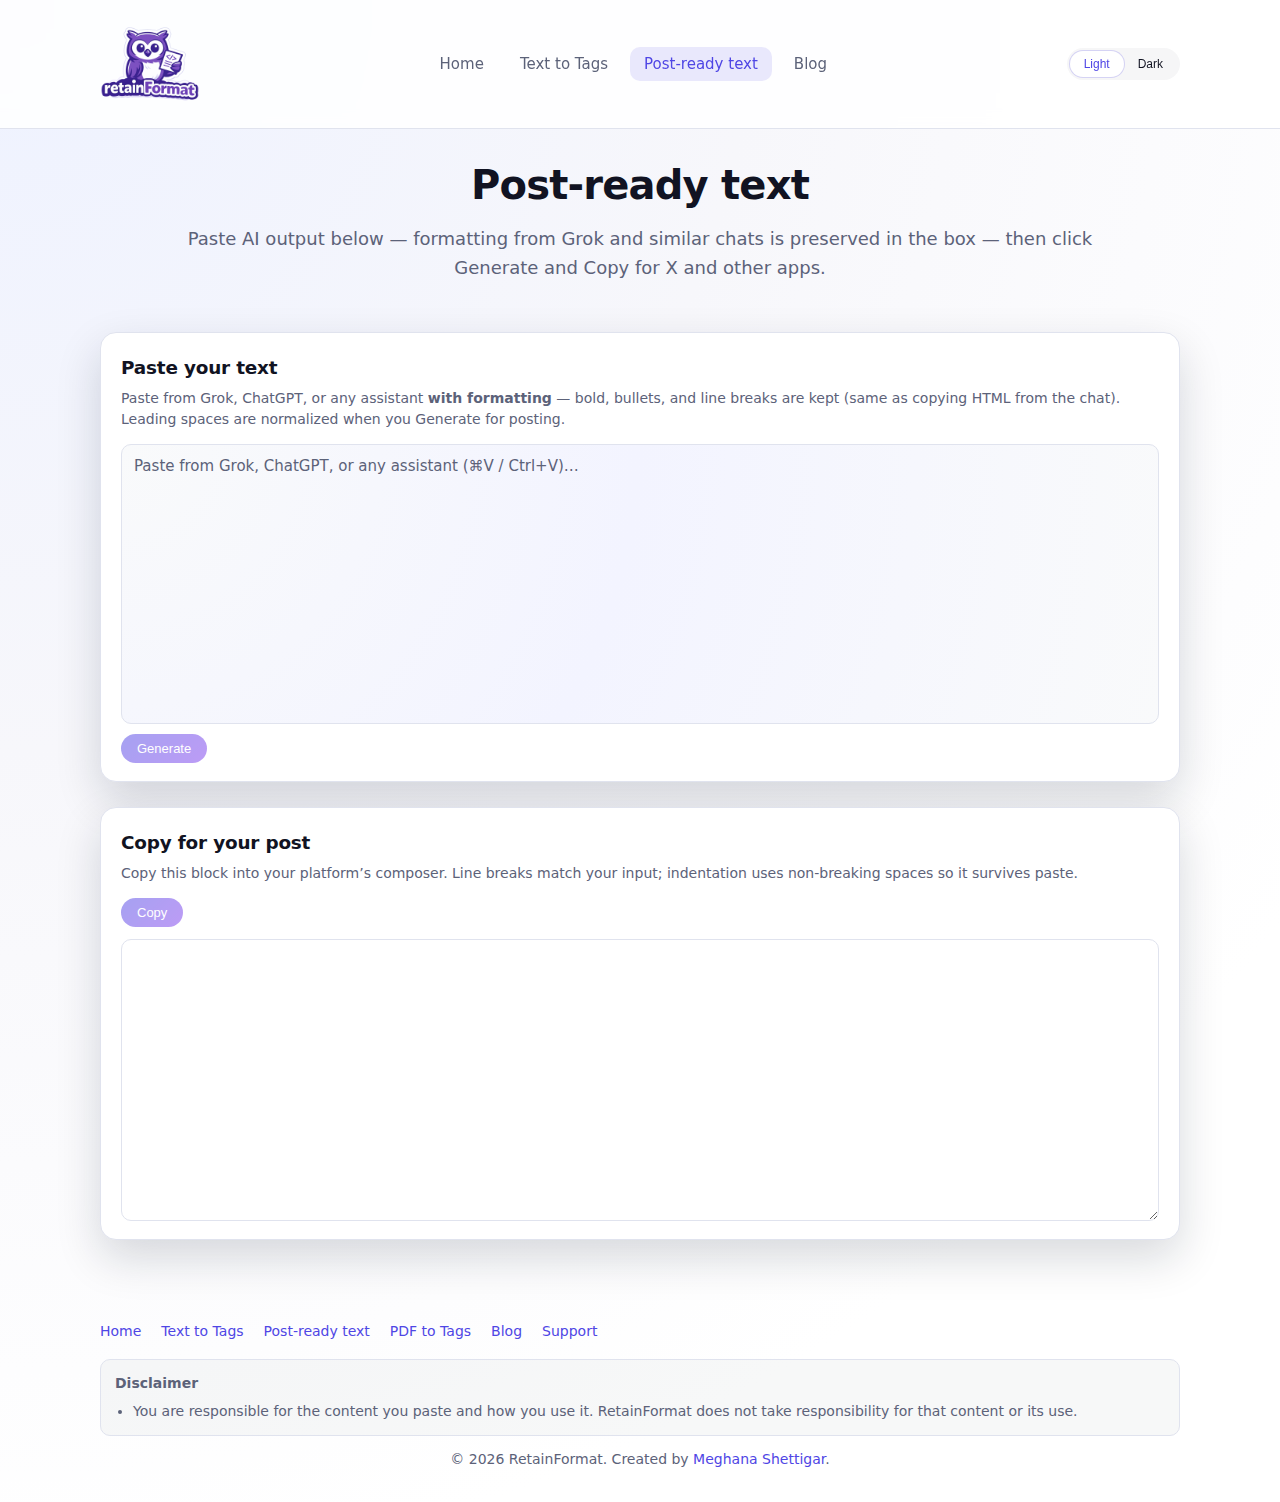
<file: post-ready-text.html>
<!DOCTYPE html>
<html lang="en">
  <head>
    <meta charset="UTF-8" />
    <meta name="viewport" content="width=device-width, initial-scale=1.0" />
    <title>Post-ready text — keep line breaks &amp; indents | RetainFormat</title>
    <meta
      name="description"
      content="Paste AI chat output and copy text that keeps line breaks and indentation for X, Threads, and other apps. Free — no sign-up."
    />
    <link rel="canonical" href="https://www.retainformat.com/post-ready-text.html" />
    <link rel="icon" type="image/png" href="https://www.retainformat.com/assets/logo.png" sizes="48x48" />
    <link rel="stylesheet" href="styles.css" />
    <meta property="og:type" content="website" />
    <meta property="og:title" content="Post-ready text | RetainFormat" />
    <meta
      property="og:description"
      content="Paste from Grok or ChatGPT and keep line breaks and indentation when posting to X and similar platforms."
    />
    <meta property="og:url" content="https://www.retainformat.com/post-ready-text.html" />
    <meta property="og:image" content="https://www.retainformat.com/assets/logo.png" />
  </head>
  <body class="theme-light">
    <header class="app-header">
      <nav class="nav-inner" aria-label="Main">
        <a href="/" class="nav-logo-link">
          <img src="assets/logo.png" alt="RetainFormat" class="app-logo" width="100" height="40" decoding="async" />
        </a>
        <ul class="nav-links">
          <li><a href="/" class="nav-link">Home</a></li>
          <li><a href="/text-to-tags.html" class="nav-link">Text to Tags</a></li>
          <li><a href="/post-ready-text.html" class="nav-link nav-link-active" aria-current="page">Post-ready text</a></li>
          <li><a href="/blog/" class="nav-link">Blog</a></li>
        </ul>
        <div class="nav-right">
          <div class="theme-toggle" aria-label="Background theme" role="radiogroup">
            <button
              id="lightThemeBtn"
              class="theme-toggle-btn is-active"
              type="button"
              role="radio"
              aria-checked="true"
              aria-label="Light theme"
            >
              Light
            </button>
            <button
              id="darkThemeBtn"
              class="theme-toggle-btn"
              type="button"
              role="radio"
              aria-checked="false"
              aria-label="Dark theme"
            >
              Dark
            </button>
          </div>
        </div>
      </nav>
    </header>

    <main class="app-main" aria-label="Post-ready text tool">
      <section class="hero">
        <h1 class="hero-title">Post-ready text</h1>
        <p class="hero-subtitle">
          Paste AI output below — formatting from Grok and similar chats is preserved in the box — then click Generate and Copy for X and other apps.
        </p>
      </section>

      <section class="panel" aria-labelledby="post-ready-input-title">
        <div class="panel-header">
          <h2 id="post-ready-input-title">Paste your text</h2>
          <p class="panel-description">
            Paste from Grok, ChatGPT, or any assistant <strong>with formatting</strong> — bold, bullets, and line breaks are kept (same as copying HTML from the chat). Leading spaces are normalized when you Generate for posting.
          </p>
        </div>
        <div
          id="postReadyInput"
          class="editor post-ready-input-editor"
          contenteditable="true"
          role="textbox"
          aria-multiline="true"
          aria-labelledby="post-ready-input-title"
          spellcheck="true"
        ></div>
        <div class="panel-footer">
          <button id="postReadyGenerateBtn" class="primary-btn" type="button" disabled>Generate</button>
        </div>
      </section>

      <section class="panel" aria-labelledby="post-ready-output-title">
        <div class="panel-header">
          <h2 id="post-ready-output-title">Copy for your post</h2>
          <p class="panel-description">
            Copy this block into your platform’s composer. Line breaks match your input; indentation uses non-breaking spaces so it survives paste.
          </p>
        </div>
        <div class="post-ready-output-row">
          <button id="postReadyCopyBtn" class="primary-btn" type="button" disabled>Copy</button>
          <span id="postReadyCopyStatus" class="copy-status" aria-live="polite"></span>
        </div>
        <label class="sr-only" for="postReadyOutput">Generated text</label>
        <textarea
          id="postReadyOutput"
          class="post-ready-textarea post-ready-textarea-output"
          rows="12"
          readonly
          spellcheck="false"
          aria-label="Generated post-ready text"
        ></textarea>
      </section>
    </main>

    <footer class="app-footer">
      <nav class="footer-nav" aria-label="Footer">
        <a href="/">Home</a>
        <a href="/text-to-tags.html">Text to Tags</a>
        <a href="/post-ready-text.html">Post-ready text</a>
        <a href="pdf-to-tags.html">PDF to Tags</a>
        <a href="/blog/">Blog</a>
        <a href="https://github.com/meghana-shettigar/formantics/issues/new/" target="_blank" rel="noopener noreferrer">Support</a>
      </nav>
      <div class="legal-notice">
        <p><strong>Disclaimer</strong></p>
        <ul>
          <li>You are responsible for the content you paste and how you use it. RetainFormat does not take responsibility for that content or its use.</li>
        </ul>
      </div>
      <p class="app-credits">
        © 2026 RetainFormat. Created by <a href="https://www.linkedin.com/in/meghana-shettigar-a53296134/" target="_blank" rel="noopener noreferrer">Meghana Shettigar</a>.
      </p>
    </footer>

    <script src="site-theme.js"></script>
    <script src="paste-rich.js"></script>
    <script src="post-ready-text.js"></script>
  </body>
</html>
</file>
<file: styles.css>
:root {
  --color-bg-light: #f7f7fb;
  --color-bg-light-elevated: #ffffff;
  --color-bg-dark: #050712;
  --color-bg-dark-elevated: #0f111a;
  --color-border-subtle-light: #e0e3ee;
  --color-border-subtle-dark: #262a3c;
  --color-text-light: #111322;
  --color-text-muted-light: #5c6279;
  --color-text-dark: #f5f5ff;
  --color-text-muted-dark: #a4a8c5;
  --color-accent: #4f46e5;
  --color-accent-soft: rgba(79, 70, 229, 0.12);
  --color-accent-strong: rgba(79, 70, 229, 0.2);
  --radius-lg: 16px;
  --radius-md: 10px;
  --radius-sm: 6px;
  --shadow-soft: 0 18px 45px rgba(15, 23, 42, 0.16);
  --font-sans: system-ui, -apple-system, BlinkMacSystemFont, "SF Pro Text",
    "Segoe UI", sans-serif;
}

*,
*::before,
*::after {
  box-sizing: border-box;
}

html,
body {
  margin: 0;
  padding: 0;
}

body {
  min-height: 100vh;
  font-family: var(--font-sans);
  font-size: 16px;
  line-height: 1.6;
  flex-direction: column;
  background: radial-gradient(circle at top left, #eef2ff 0, #f7f7fb 38%, #fff 80%);
  color: var(--color-text-light);
}

body.theme-dark {
  background: radial-gradient(circle at top left, #111827 0, #020617 50%, #020617 85%);
  color: var(--color-text-dark);
}

/* ----- Nav (header) ----- */
.app-header {
  border-bottom: 1px solid var(--color-border-subtle-light);
  background: rgba(255, 255, 255, 0.85);
  backdrop-filter: blur(8px);
}

body.theme-dark .app-header {
  border-bottom-color: var(--color-border-subtle-dark);
  background: rgba(15, 17, 26, 0.9);
}

.nav-inner {
  max-width: 1120px;
  margin: 0 auto;
  padding: 14px 20px;
  display: flex;
  align-items: center;
  justify-content: space-between;
  gap: 24px;
}

.nav-logo-link {
  display: flex;
  align-items: center;
  text-decoration: none;
  flex-shrink: 0;
}

.app-logo {
  height: auto;
  max-width: 100px;
  margin: 0;
  display: block;
}

.nav-links {
  list-style: none;
  margin: 0;
  padding: 0;
  display: flex;
  align-items: center;
  gap: 8px;
}

.nav-link {
  padding: 8px 14px;
  font-size: 15px;
  font-weight: 500;
  color: var(--color-text-muted-light);
  text-decoration: none;
  border-radius: var(--radius-md);
  transition: color 0.15s ease, background 0.15s ease;
}

.nav-link:hover {
  color: var(--color-text-light);
  background: rgba(79, 70, 229, 0.08);
}

.nav-link-active {
  color: var(--color-accent);
  background: var(--color-accent-soft);
}

body.theme-dark .nav-link {
  color: var(--color-text-muted-dark);
}

body.theme-dark .nav-link:hover {
  color: var(--color-text-dark);
}

body.theme-dark .nav-link-active {
  color: var(--color-accent);
}

.nav-right {
  display: flex;
  align-items: center;
  gap: 12px;
}

.app-subtitle {
  margin: 0;
  font-size: 15px;
  color: var(--color-text-muted-light);
  white-space: nowrap;
}

body.theme-dark .app-subtitle {
  color: var(--color-text-muted-dark);
}

.app-title {
  margin: 0;
  font-size: 15px;
  font-weight: 500;
  color: var(--color-text-muted-light);
  white-space: nowrap;
}

body.theme-dark .app-title {
  color: var(--color-text-muted-dark);
}

.help-tooltip-wrap {
  position: relative;
  display: inline-flex;
  align-items: center;
  flex-shrink: 0;
}

.theme-toggle {
  display: inline-flex;
  align-items: center;
  padding: 3px;
  border-radius: 999px;
  background: rgba(15, 23, 42, 0.04);
}

body.theme-dark .theme-toggle {
  background: rgba(15, 23, 42, 0.6);
}

.theme-toggle-btn {
  position: relative;
  border: none;
  padding: 6px 14px;
  border-radius: 999px;
  background: transparent;
  color: inherit;
  font-size: 12px;
  font-weight: 500;
  cursor: pointer;
  transition: background 0.15s ease, color 0.15s ease;
}

.theme-toggle-btn.is-active {
  background: var(--color-bg-light-elevated);
  color: var(--color-accent);
  box-shadow: 0 0 0 1px var(--color-accent-strong);
  cursor: default;
}

body.theme-dark .theme-toggle-btn.is-active {
  background: #111827;
}

.theme-toggle-btn:focus-visible {
  outline: 2px solid var(--color-accent);
  outline-offset: 2px;
}

.theme-toggle-btn:is(:disabled) {
  opacity: 1;
}

.header-right {
  display: flex;
  align-items: center;
  gap: 10px;
  position: relative;
}

.help-tooltip-btn {
  width: 24px;
  height: 24px;
  border-radius: 50%;
  border: 1px solid var(--color-border-subtle-light);
  background: var(--color-bg-light-elevated);
  color: var(--color-text-muted-light);
  font-size: 14px;
  font-weight: 600;
  line-height: 1;
  cursor: pointer;
  display: flex;
  align-items: center;
  justify-content: center;
  flex-shrink: 0;
}

body.theme-dark .help-tooltip-btn {
  background: var(--color-bg-dark-elevated);
  border-color: var(--color-border-subtle-dark);
  color: var(--color-text-muted-dark);
}

.help-tooltip-btn:hover {
  color: var(--color-accent);
  border-color: var(--color-accent-strong);
}

.help-tooltip-btn:focus-visible {
  outline: 2px solid var(--color-accent);
  outline-offset: 2px;
}

.help-tooltip-popover {
  position: absolute;
  top: 100%;
  right: 0;
  margin-top: 8px;
  min-width: 280px;
  max-width: 360px;
  padding: 12px 14px;
  background: var(--color-bg-light-elevated);
  border: 1px solid var(--color-border-subtle-light);
  border-radius: var(--radius-md);
  box-shadow: var(--shadow-soft);
  z-index: 30;
  font-size: 13px;
  line-height: 1.5;
}

@media (max-width: 480px) {
  .help-tooltip-popover {
    right: auto;
    left: 0;
    min-width: calc(100vw - 32px);
    max-width: calc(100vw - 32px);
    transform: translateX(0);
  }
}

.help-tooltip-popover[hidden],
.help-tooltip-popover[aria-hidden="true"] {
  display: none !important;
}

body.theme-dark .help-tooltip-popover {
  background: var(--color-bg-dark-elevated);
  border-color: var(--color-border-subtle-dark);
}

.help-tooltip-title {
  margin: 0 0 8px 0;
  font-weight: 600;
  font-size: 13px;
}

.help-tooltip-steps {
  margin: 0;
  padding-left: 18px;
}

.help-tooltip-steps li {
  margin-bottom: 6px;
}

.help-tooltip-steps li:last-child {
  margin-bottom: 0;
}

.app-main {
  max-width: 1120px;
  width: 100%;
  margin: 0 auto 48px auto;
  padding: 0 20px 32px 20px;
  display: flex;
  flex-direction: column;
  gap: 25px;
}

/* ----- Hero ----- */
.hero {
  text-align: center;
  padding: 32px 0 24px;
}

.hero-title {
  margin: 0 0 16px 0;
  font-size: clamp(1.75rem, 4vw, 2.5rem);
  font-weight: 700;
  letter-spacing: -0.02em;
  line-height: 1.2;
  color: var(--color-text-light);
}

body.theme-dark .hero-title {
  color: var(--color-text-dark);
}

.hero-subtitle {
  margin: 0;
  max-width: 960px;
  margin-left: auto;
  margin-right: auto;
  font-size: 1.125rem;
  line-height: 1.6;
  color: var(--color-text-muted-light);
}

body.theme-dark .hero-subtitle {
  color: var(--color-text-muted-dark);
}

/* ----- Tool section (grid of panels) ----- */
.tool-section {
  display: grid;
  grid-template-columns: 1.3fr 1fr;
  grid-template-rows: auto auto auto;
  grid-template-areas:
    "title title"
    "input detected"
    "output output";
  gap: 20px;
}

.tool-section-title {
  grid-area: title;
  margin: 0 0 0px 0;
  font-size: 1.35rem;
  font-weight: 600;
  color: var(--color-text-light);
}

body.theme-dark .tool-section-title {
  color: var(--color-text-dark);
}

@media (max-width: 960px) {
  .tool-section {
    grid-template-columns: 1fr;
    grid-template-areas:
      "title"
      "input"
      "detected"
      "output";
  }
}

.panel {
  border-radius: var(--radius-lg);
  padding: 20px 20px 18px 20px;
  background: var(--color-bg-light-elevated);
  border: 1px solid var(--color-border-subtle-light);
  box-shadow: var(--shadow-soft);
}

body.theme-dark .panel {
  background: var(--color-bg-dark-elevated);
  border-color: var(--color-border-subtle-dark);
  box-shadow: 0 20px 40px rgba(15, 23, 42, 0.6);
}

.tool-section .panel:nth-of-type(1) {
  grid-area: input;
}

.tool-section .panel:nth-of-type(2) {
  grid-area: detected;
}

.tool-section .panel:nth-of-type(3) {
  grid-area: output;
}

.panel-header {
  margin-bottom: 14px;
}

.panel-header h2 {
  margin: 0 0 6px 0;
  font-size: 1.15rem;
  font-weight: 600;
  letter-spacing: -0.01em;
  color: var(--color-text-light);
}

body.theme-dark .panel-header h2 {
  color: var(--color-text-dark);
}

.panel-description {
  margin: 0;
  font-size: 14px;
  line-height: 1.5;
  color: var(--color-text-muted-light);
}

body.theme-dark .panel-description {
  color: var(--color-text-muted-dark);
}

/* PDF to Tags upload zone */
.pdf-upload-zone {
  margin-bottom: 14px;
}

.pdf-upload-zone label {
  display: block;
  margin-bottom: 8px;
  font-size: 14px;
  font-weight: 500;
  color: var(--color-text-light);
}

body.theme-dark .pdf-upload-zone label {
  color: var(--color-text-dark);
}

.pdf-upload-zone input[type="file"] {
  display: block;
  width: 100%;
  max-width: 320px;
  padding: 8px 10px;
  font-size: 14px;
  border: 1px solid var(--color-border-subtle-light);
  border-radius: var(--radius-md);
  background: var(--color-bg-light-elevated);
  color: var(--color-text-light);
}

body.theme-dark .pdf-upload-zone input[type="file"] {
  border-color: var(--color-border-subtle-dark);
  background: var(--color-bg-dark-elevated);
  color: var(--color-text-dark);
}

.pdf-status {
  margin-top: 10px;
  font-size: 13px;
  color: var(--color-text-muted-light);
}

.pdf-status-success {
  color: var(--color-accent);
}

.pdf-status-error {
  color: #b91c1c;
}

#pdfExtractArea.is-loaded {
  margin-top: 14px;
}

.editor {
  height: 200px;
  min-height: 200px;
  max-height: 200px;
  overflow-y: auto;
  overflow-x: hidden;
  word-wrap: break-word;
  overflow-wrap: break-word;
  border-radius: var(--radius-md);
  border: 1px solid var(--color-border-subtle-light);
  padding: 10px 12px;
  font-size: 14px;
  background: radial-gradient(circle at top left, #f9fafb 0, #f3f4ff 48%, #f9fafb 100%);
  color: var(--color-text-light);
  outline: none;
  transition: border-color 0.15s ease, box-shadow 0.15s ease,
    background 0.15s ease, color 0.15s ease;
}

.editorOutput {
  height: 200px;
  min-height: 200px;
  max-height: 200px;
  overflow-y: auto;
  overflow-x: hidden;
  word-wrap: break-word;
  overflow-wrap: break-word;
  border-radius: var(--radius-md);
  border: 1px solid var(--color-border-subtle-light);
  padding: 10px 12px;
  font-size: 14px;
  background: radial-gradient(circle at top left, #f9fafb 0, #f3f4ff 48%, #f9fafb 100%);
  color: var(--color-text-light);
  outline: none;
  transition: border-color 0.15s ease, box-shadow 0.15s ease,
    background 0.15s ease, color 0.15s ease;
}

body.theme-dark .editor {
  background: radial-gradient(circle at top left, #020617 0, #020617 60%, #020617 100%);
  color: var(--color-text-dark);
  border-color: var(--color-border-subtle-dark);
}

.editor:focus-visible {
  border-color: var(--color-accent);
  box-shadow: 0 0 0 1px var(--color-accent-soft);
}

.editor:empty::before {
  content: "Paste here from Word, Google Docs, PDFs, email, or the web…";
  color: var(--color-text-muted-light);
}

.editorOutput:empty::before {
  content: "You'll see your output here";
  color: var(--color-text-muted-light);
}

body.theme-dark .editor:empty::before {
  color: var(--color-text-muted-dark);
}

body.theme-dark .editorOutput:empty::before {
  color: var(--color-text-muted-dark);
}

.panel-footer {
  margin-top: 10px;
  display: flex;
  align-items: center;
  justify-content: space-between;
  gap: 12px;
}

@media (max-width: 640px) {
  .panel-footer {
    flex-direction: column;
    align-items: flex-start;
  }
}

/* Mobile-specific styles for better readability */
@media (max-width: 480px) {
  /* Increase base font size for mobile */
  body {
    font-size: 16px;
  }

  /* Header: keep logo + menu on first line; move help + theme toggle to second line */
  .nav-inner {
    flex-wrap: wrap;
    padding: 12px 16px;
    gap: 8px 12px;
  }

  .nav-logo-link {
    flex-shrink: 0;
  }

  .app-logo {
    max-width: 72px;
    height: auto;
  }

  .nav-links {
    order: 0;
    width: auto;
    flex: 1 1 auto;
    min-width: 0;
    justify-content: flex-end;
    gap: 4px;
  }

  .nav-link {
    padding: 6px 10px;
    font-size: 14px;
  }

  .nav-right {
    order: 1;
    flex-basis: 100%;
    width: 100%;
    justify-content: flex-end;
    padding-top: 4px;
    border-top: 1px solid var(--color-border-subtle-light);
  }

  body.theme-dark .nav-right {
    border-top-color: var(--color-border-subtle-dark);
  }

  .help-tooltip-wrap {
    flex-shrink: 0;
  }

  .hero {
    padding: 24px 0 20px;
  }

  .hero-title {
    font-size: 1.5rem;
  }

  .hero-subtitle {
    font-size: 1rem;
  }

  .help-tooltip-wrap {
    flex-shrink: 0;
  }

  .header-right {
    width: 100%;
    display: flex;
    justify-content: flex-end;
  }

  /* Increase panel text sizes */
  .panel {
    padding: 16px;
  }

  .panel-header h2 {
    font-size: 18px;
    margin-bottom: 6px;
  }

  .panel-description {
    font-size: 14px;
    line-height: 1.5;
  }


  /* Editor text sizes */
  .editor,
  .editorOutput {
    font-size: 16px;
    padding: 12px;
    height: 200px;
    min-height: 200px;
    max-height: 200px;
  }

  /* Button sizes */
  .primary-btn,
  .secondary-btn {
    font-size: 15px;
    padding: 10px 20px;
  }

  /* Main content spacing */
  .app-main {
    padding: 0 16px 20px 16px;
    margin: 0 auto 24px auto;
    gap: 12px;
  }

  /* Footer text */
  .app-footer {
    padding: 0 16px;
    font-size: 13px;
  }

  .legal-notice {
    font-size: 13px;
    padding: 12px;
  }

  .faq-section .section-heading {
    font-size: 1.25rem;
  }

  .faq-item {
    padding: 14px 16px;
  }

  .faq-list dt {
    font-size: 0.9375rem;
  }

  .faq-list dd {
    font-size: 14px;
  }

  .app-credits {
    font-size: 13px;
  }

  .app-credits .credits-links {
    font-size: 13px;
    margin-top: 10px;
  }

  /* Hint text */
  .hint {
    font-size: 13px;
  }

  /* Output labels */
  .output-label {
    font-size: 13px;
  }

  /* Feedback bar */
  .feedback-label-inline {
    font-size: 13px;
  }

  .feedback-btn {
    font-size: 13px;
    padding: 6px 12px;
  }
}

.primary-btn,
.secondary-btn {
  border-radius: 999px;
  border: none;
  padding: 7px 16px;
  font-size: 13px;
  font-weight: 500;
  cursor: pointer;
  display: inline-flex;
  align-items: center;
  gap: 6px;
  transition: background 0.15s ease, color 0.15s ease, box-shadow 0.15s ease,
    transform 0.05s ease, border-color 0.15s ease;
}

.primary-btn {
  background: linear-gradient(135deg, #4f46e5, #7c3aed);
  color: #ffffff;
  box-shadow: 0 10px 25px rgba(79, 70, 229, 0.35);
}

.primary-btn:hover:not(:disabled) {
  transform: translateY(-0.5px);
  box-shadow: 0 14px 30px rgba(79, 70, 229, 0.4);
}

.primary-btn:active:not(:disabled) {
  transform: translateY(0.5px);
  box-shadow: 0 6px 18px rgba(79, 70, 229, 0.35);
}

.secondary-btn {
  background: rgba(15, 23, 42, 0.02);
  color: inherit;
  border: 1px solid var(--color-border-subtle-light);
}

body.theme-dark .secondary-btn {
  background: rgba(15, 23, 42, 0.8);
  border-color: var(--color-border-subtle-dark);
}

.secondary-btn:hover:not(:disabled) {
  background: rgba(15, 23, 42, 0.06);
}

body.theme-dark .secondary-btn:hover:not(:disabled) {
  background: rgba(15, 23, 42, 0.9);
}

.primary-btn:focus-visible,
.secondary-btn:focus-visible {
  outline: 2px solid var(--color-accent);
  outline-offset: 2px;
}

.primary-btn:disabled,
.secondary-btn:disabled {
  opacity: 0.5;
  cursor: default;
  box-shadow: none;
}

.hint {
  margin: 0;
  font-size: 11px;
  color: var(--color-text-muted-light);
}

body.theme-dark .hint {
  color: var(--color-text-muted-dark);
}

.detected-list {
  margin-top: 4px;
  display: flex;
  flex-direction: column;
  gap: 8px;
  max-height: 260px;
  overflow-y: auto;
}

.detected-list.empty-state {
  display: flex;
  align-items: center;
  justify-content: center;
  min-height: 80px;
  border-radius: var(--radius-md);
  border: 1px dashed var(--color-border-subtle-light);
  padding: 10px 12px;
}

body.theme-dark .detected-list.empty-state {
  border-color: var(--color-border-subtle-dark);
}

.empty-message {
  margin: 0;
  font-size: 12px;
  color: var(--color-text-muted-light);
  text-align: center;
}

body.theme-dark .empty-message {
  color: var(--color-text-muted-dark);
}

.detected-item {
  display: flex;
  align-items: center;
  gap: 10px;
  padding: 8px 9px;
  border-radius: var(--radius-md);
  border: 1px solid var(--color-border-subtle-light);
  background: rgba(249, 250, 251, 0.9);
}

body.theme-dark .detected-item {
  background: rgba(15, 23, 42, 0.8);
  border-color: var(--color-border-subtle-dark);
}

.detected-label {
  min-width: 90px;
  font-size: 12px;
  font-weight: 500;
  color: var(--color-text-muted-light);
}

body.theme-dark .detected-label {
  color: var(--color-text-muted-dark);
}

/* Format priority layer badges: Structural (highest), Semantic (medium), Visual (lowest) */
.detected-layer {
  display: inline-block;
  font-size: 10px;
  font-weight: 600;
  padding: 1px 5px;
  border-radius: 4px;
  text-transform: uppercase;
  letter-spacing: 0.02em;
}
.detected-layer-structural {
  background: rgba(239, 68, 68, 0.2);
  color: #b91c1c;
}
body.theme-dark .detected-layer-structural {
  background: rgba(239, 68, 68, 0.25);
  color: #fca5a5;
}
.detected-layer-semantic {
  background: rgba(234, 179, 8, 0.25);
  color: #a16207;
}
body.theme-dark .detected-layer-semantic {
  background: rgba(234, 179, 8, 0.3);
  color: #fde047;
}
.detected-layer-visual {
  background: rgba(34, 197, 94, 0.2);
  color: #15803d;
}
body.theme-dark .detected-layer-visual {
  background: rgba(34, 197, 94, 0.25);
  color: #86efac;
}

.detected-preview {
  display: inline-flex;
  align-items: center;
  gap: 6px;
  font-size: 13px;
  padding: 3px 8px;
  border-radius: var(--radius-sm);
  background: rgba(148, 163, 184, 0.12);
}

.color-swatch {
  width: 14px;
  height: 14px;
  border-radius: 4px;
  border: 1px solid rgba(15, 23, 42, 0.18);
}

body.theme-dark .color-swatch {
  border-color: rgba(148, 163, 184, 0.7);
}

.detected-input-wrapper {
  flex: 1;
  display: flex;
  align-items: center;
  gap: 8px;
}

.detected-input {
  flex: 1;
  min-width: 0;
  max-width: 220px;
  border-radius: 999px;
  border: 1px solid var(--color-border-subtle-light);
  padding: 4px 10px;
  font-size: 12px;
  background: rgba(255, 255, 255, 0.96);
  color: inherit;
}

body.theme-dark .detected-input {
  border-color: var(--color-border-subtle-dark);
  background: rgba(15, 23, 42, 0.9);
}

.detected-input:focus-visible {
  outline: 2px solid var(--color-accent);
  outline-offset: 1px;
}

.detected-input-hint {
  font-size: 11px;
  color: var(--color-text-muted-light);
}

body.theme-dark .detected-input-hint {
  color: var(--color-text-muted-dark);
}

.output-controls {
  display: flex;
  align-items: flex-start;
  gap: 8px;
  margin-bottom: 8px;
  flex-wrap: wrap;
}

.output-controls-main {
  display: inline-flex;
  align-items: center;
  gap: 8px;
}

.output-block {
  margin-bottom: 10px;
}

.output-label {
  font-size: 11px;
  font-weight: 500;
  text-transform: uppercase;
  letter-spacing: 0.06em;
  color: var(--color-text-muted-light);
  margin-bottom: 4px;
}

body.theme-dark .output-label {
  color: var(--color-text-muted-dark);
}

.output-editor {
  height: 180px;
  min-height: 180px;
  max-height: 180px;
  overflow-y: auto;
  overflow-x: hidden;
  word-wrap: break-word;
  overflow-wrap: break-word;
  cursor: text;
  white-space: pre-wrap;
  font-family: ui-monospace, SFMono-Regular, Menlo, Monaco, Consolas,
    "Liberation Mono", "Courier New", monospace;
  font-size: 13px;
}

.output-preview {
  height: 180px;
  min-height: 180px;
  max-height: 180px;
  overflow-y: auto;
  overflow-x: hidden;
  word-wrap: break-word;
  overflow-wrap: break-word;
  cursor: default;
  white-space: pre-wrap;
}

.semantic-tag {
  font-family: ui-monospace, SFMono-Regular, Menlo, Monaco, Consolas,
    "Liberation Mono", "Courier New", monospace;
  font-size: 0.85em;
  color: var(--color-accent);
  background: var(--color-accent-soft);
  padding: 1px 4px;
  border-radius: 3px;
  margin: 0 2px;
  font-weight: 500;
  display: inline;
}

body.theme-dark .semantic-tag {
  color: #818cf8;
  background: rgba(129, 140, 248, 0.16);
}

.copy-status {
  font-size: 11px;
  color: var(--color-text-muted-light);
}

body.theme-dark .copy-status {
  color: var(--color-text-muted-dark);
}

/* Generic focus styles for keyboard accessibility */
button:focus-visible,
input:focus-visible,
textarea:focus-visible,
[contenteditable]:focus-visible {
  scroll-margin: 12px;
}

.feedback-bar {
  display: inline-flex;
  align-items: center;
  gap: 8px;
  flex-wrap: wrap;
  font-size: 13px;
  color: var(--color-text-muted-light);
  margin-left: auto;
}

body.theme-dark .feedback-bar {
  color: var(--color-text-muted-dark);
}

.feedback-label {
  font-weight: 500;
}

.feedback-label-inline {
  font-size: 12px;
}

.feedback-buttons {
  display: inline-flex;
  gap: 6px;
}

.feedback-btn {
  border-radius: 999px;
  border: 1px solid var(--color-border-subtle-light);
  padding: 4px 10px;
  font-size: 12px;
  background: rgba(15, 23, 42, 0.02);
  cursor: pointer;
  display: inline-flex;
  align-items: center;
  gap: 4px;
}

body.theme-dark .feedback-btn {
  border-color: var(--color-border-subtle-dark);
  background: rgba(15, 23, 42, 0.9);
  color: var(--color-text-muted-dark);
}

.feedback-btn:hover {
  background: rgba(15, 23, 42, 0.06);
}

body.theme-dark .feedback-btn:hover {
  background: rgba(15, 23, 42, 1);
}

.feedback-status {
  font-size: 11px;
}

.feedback-modal {
  position: fixed;
  inset: 0;
  display: none;
  align-items: center;
  justify-content: center;
  z-index: 40;
}

.feedback-modal.is-open {
  display: flex;
}

.feedback-modal-backdrop {
  position: absolute;
  inset: 0;
  background: rgba(15, 23, 42, 0.45);
  backdrop-filter: blur(2px);
}

.feedback-modal-content {
  position: relative;
  z-index: 41;
  width: 100%;
  max-width: 380px;
  border-radius: var(--radius-lg);
  padding: 16px 18px 14px 18px;
  background: var(--color-bg-light-elevated);
  border: 1px solid var(--color-border-subtle-light);
  box-shadow: var(--shadow-soft);
}

body.theme-dark .feedback-modal-content {
  background: var(--color-bg-dark-elevated);
  border-color: var(--color-border-subtle-dark);
}

.feedback-modal-title {
  margin: 0 0 6px 0;
  font-size: 15px;
}

.feedback-modal-description {
  margin: 0 0 10px 0;
  font-size: 12px;
  color: var(--color-text-muted-light);
}

body.theme-dark .feedback-modal-description {
  color: var(--color-text-muted-dark);
}

.feedback-form {
  display: flex;
  flex-direction: column;
  gap: 8px;
}

.feedback-input-label {
  font-size: 12px;
}

.feedback-input {
  border-radius: 999px;
  border: 1px solid var(--color-border-subtle-light);
  padding: 5px 10px;
  font-size: 13px;
}

body.theme-dark .feedback-input {
  border-color: var(--color-border-subtle-dark);
  background: rgba(15, 23, 42, 0.9);
  color: var(--color-text-dark);
}

.feedback-input:focus-visible {
  outline: 2px solid var(--color-accent);
  outline-offset: 1px;
}

.feedback-modal-actions {
  margin-top: 4px;
  display: flex;
  justify-content: flex-end;
  gap: 8px;
}

/* ----- Section headings (shared) ----- */
.section-heading {
  margin: 0 0 12px 0;
  font-size: 1.5rem;
  font-weight: 700;
  letter-spacing: -0.02em;
  color: var(--color-text-light);
}

body.theme-dark .section-heading {
  color: var(--color-text-dark);
}

/* ----- Example section ----- */
.example-section {
  padding-top: 8px;
}

.example-intro {
  /* -----margin: 0 0 24px 0;----- */
  font-size: 1.0625rem;
  line-height: 1.6;
  color: var(--color-text-muted-light);
 /* ----- max-width: 560px;----- */
}

body.theme-dark .example-intro {
  color: var(--color-text-muted-dark);
}

.example-blocks {
  display: flex;
  align-items: stretch;
  gap: 20px;
  flex-wrap: wrap;
  margin-bottom: 20px;
}

.example-block {
  flex: 1 1 280px;
  min-width: 0;
}

.example-label {
  margin: 0 0 8px 0;
  font-size: 0.9375rem;
  font-weight: 600;
  color: var(--color-text-muted-light);
}

body.theme-dark .example-label {
  color: var(--color-text-muted-dark);
}

.example-box {
  border-radius: var(--radius-md);
  border: 1px solid var(--color-border-subtle-light);
  padding: 14px 16px;
  font-size: 14px;
  line-height: 1.5;
  min-height: 100px;
  background: var(--color-bg-light-elevated);
}

body.theme-dark .example-box {
  border-color: var(--color-border-subtle-dark);
  background: var(--color-bg-dark-elevated);
}

.example-input .example-line {
  margin: 0 0 6px 0;
}

.example-input .example-line:last-child {
  margin-bottom: 0;
}

.example-output {
  font-family: ui-monospace, SFMono-Regular, Menlo, Monaco, Consolas, "Liberation Mono", "Courier New", monospace;
  font-size: 13px;
}

.example-output .example-line {
  margin: 0 0 6px 0;
}

.example-output .example-line:last-child {
  margin-bottom: 0;
}

.example-arrow {
  display: flex;
  align-items: center;
  font-size: 1.5rem;
  color: var(--color-accent);
  flex-shrink: 0;
}

@media (max-width: 640px) {
  .example-arrow {
    display: none;
  }
}

.example-cta {
  margin: 0;
  font-size: 15px;
  color: var(--color-text-muted-light);
  line-height: 1.5;
}

body.theme-dark .example-cta {
  color: var(--color-text-muted-dark);
}

/* ----- FAQ section ----- */
.faq-section {
  padding-top: 8px;
}

.faq-list-wrapper {
  margin-top: 8px;
}

.faq-list {
  margin: 0;
  padding: 0;
  list-style: none;
}

.faq-item {
  border: 1px solid var(--color-border-subtle-light);
  border-radius: var(--radius-md);
  padding: 16px 18px;
  margin-bottom: 12px;
  background: var(--color-bg-light-elevated);
}

.faq-item:last-child {
  margin-bottom: 0;
}

body.theme-dark .faq-item {
  border-color: var(--color-border-subtle-dark);
  background: var(--color-bg-dark-elevated);
}

.faq-list dt {
  margin: 0 0 8px 0;
  font-size: 1rem;
  font-weight: 600;
  color: var(--color-text-light);
}

body.theme-dark .faq-list dt {
  color: var(--color-text-dark);
}

.faq-list dd {
  margin: 0;
  padding-left: 0;
  font-size: 15px;
  line-height: 1.6;
  color: var(--color-text-muted-light);
}

body.theme-dark .faq-list dd {
  color: var(--color-text-muted-dark);
}

.faq-list a {
  color: #4338ca;
  text-decoration: underline;
  text-decoration-color: rgba(67, 56, 202, 0.4);
  text-underline-offset: 0.12em;
}

.faq-list a:hover {
  text-decoration-color: #4338ca;
}

body.theme-dark .faq-list a {
  color: #818cf8;
  text-decoration-color: rgba(129, 140, 248, 0.5);
}

body.theme-dark .faq-list a:hover {
  text-decoration-color: #818cf8;
}

/* Legacy (details/summary) - keep for any old use */
.faq-details {
  border: 1px solid var(--color-border-subtle-light);
  border-radius: var(--radius-md);
  background: rgba(15, 23, 42, 0.03);
}

body.theme-dark .faq-details {
  border-color: var(--color-border-subtle-dark);
  background: rgba(255, 255, 255, 0.04);
}

.faq-summary {
  display: block;
  padding: 12px 14px;
  font-size: 14px;
  font-weight: 600;
  color: var(--color-text-light);
  cursor: pointer;
  list-style: none;
  user-select: none;
}

.faq-summary::-webkit-details-marker {
  display: none;
}

body.theme-dark .faq-summary {
  color: var(--color-text-dark);
}

.faq-summary:hover {
  color: var(--color-accent);
}

.app-footer {
  max-width: 1120px;
  width: 100%;
  margin: 0 auto 32px auto;
  padding: 0 20px;
  font-size: 14px;
  color: var(--color-text-muted-light);
}

body.theme-dark .app-footer {
  color: var(--color-text-muted-dark);
}

.footer-nav {
  margin-bottom: 16px;
  display: flex;
  flex-wrap: wrap;
  gap: 12px 20px;
}

.footer-nav a {
  color: var(--color-accent);
  text-decoration: none;
  font-weight: 500;
}

.footer-nav a:hover {
  text-decoration: underline;
}

body.theme-dark .footer-nav a {
  color: var(--color-accent);
}

.legal-notice {
  margin-bottom: 12px;
  padding: 12px 14px;
  background: rgba(15, 23, 42, 0.03);
  border-radius: var(--radius-md);
  border: 1px solid var(--color-border-subtle-light);
}

body.theme-dark .legal-notice {
  background: rgba(255, 255, 255, 0.04);
  border-color: var(--color-border-subtle-dark);
}

.legal-notice p {
  margin: 0 0 6px 0;
}

.legal-notice ul {
  margin: 0;
  padding-left: 18px;
}

.legal-notice li {
  margin-bottom: 4px;
}

.legal-notice li:last-child {
  margin-bottom: 0;
}

body.theme-dark .legal-notice a {
  color: var(--color-accent);
  text-decoration: none;
}

body.theme-dark .legal-notice a:hover {
  text-decoration: underline;
}

.app-credits {
  margin: 0;
  text-align: center;
}

.app-credits .credits-links {
  display: block;
  margin-top: 8px;
  font-size: 12px;
  color: var(--color-text-muted-light);
}

body.theme-dark .app-credits .credits-links {
  color: var(--color-text-muted-dark);
}

.app-credits a {
  color: var(--color-accent);
  text-decoration: none;
}

.app-credits a:hover {
  text-decoration: underline;
}

/* ----- Screen reader only ----- */
.sr-only {
  position: absolute;
  width: 1px;
  height: 1px;
  padding: 0;
  margin: -1px;
  overflow: hidden;
  clip: rect(0, 0, 0, 0);
  white-space: nowrap;
  border: 0;
}

/* ----- Home landing ----- */
.home-feature-grid {
  max-width: 1120px;
  margin: 0 auto 48px;
  padding: 0 20px;
  display: grid;
  grid-template-columns: repeat(auto-fit, minmax(280px, 1fr));
  gap: 24px;
}

.home-feature-card {
  background: var(--color-bg-light-elevated);
  border: 1px solid var(--color-border-subtle-light);
  border-radius: var(--radius-lg);
  padding: 28px 24px;
  box-shadow: var(--shadow-soft);
  display: flex;
  flex-direction: column;
  gap: 12px;
}

body.theme-dark .home-feature-card {
  background: var(--color-bg-dark-elevated);
  border-color: var(--color-border-subtle-dark);
}

.home-feature-title {
  margin: 0;
  font-size: 1.35rem;
  line-height: 1.3;
  color: var(--color-text-light);
}

body.theme-dark .home-feature-title {
  color: var(--color-text-dark);
}

.home-feature-desc {
  margin: 0;
  flex: 1;
  color: var(--color-text-muted-light);
  font-size: 15px;
}

body.theme-dark .home-feature-desc {
  color: var(--color-text-muted-dark);
}

a.primary-btn.home-feature-cta {
  align-self: flex-start;
  text-decoration: none;
  margin-top: 8px;
}

/* ----- Post-ready text tool ----- */
.post-ready-textarea {
  display: block;
  width: 100%;
  box-sizing: border-box;
  margin: 0 0 16px 0;
  padding: 14px 16px;
  font-family: ui-monospace, SFMono-Regular, "SF Mono", Menlo, Consolas,
    monospace;
  font-size: 14px;
  line-height: 1.5;
  border-radius: var(--radius-md);
  border: 1px solid var(--color-border-subtle-light);
  background: var(--color-bg-light-elevated);
  color: var(--color-text-light);
  resize: vertical;
  min-height: 180px;
}

body.theme-dark .post-ready-textarea {
  border-color: var(--color-border-subtle-dark);
  background: var(--color-bg-dark-elevated);
  color: var(--color-text-dark);
}

.post-ready-textarea:focus-visible {
  outline: 2px solid var(--color-accent);
  outline-offset: 2px;
}

.post-ready-textarea-output {
  margin-bottom: 0;
}

.post-ready-output-row {
  display: flex;
  align-items: center;
  gap: 16px;
  flex-wrap: wrap;
  margin-bottom: 12px;
}

/* Rich paste input (Post-ready): taller than main tool editor */
.post-ready-input-editor.editor {
  min-height: 280px;
  max-height: min(520px, 70vh);
  height: auto;
  font-family: var(--font-sans);
  font-size: 15px;
  line-height: 1.55;
}

.post-ready-input-editor.editor:empty::before {
  content: "Paste from Grok, ChatGPT, or any assistant (⌘V / Ctrl+V)…";
}
</file>
